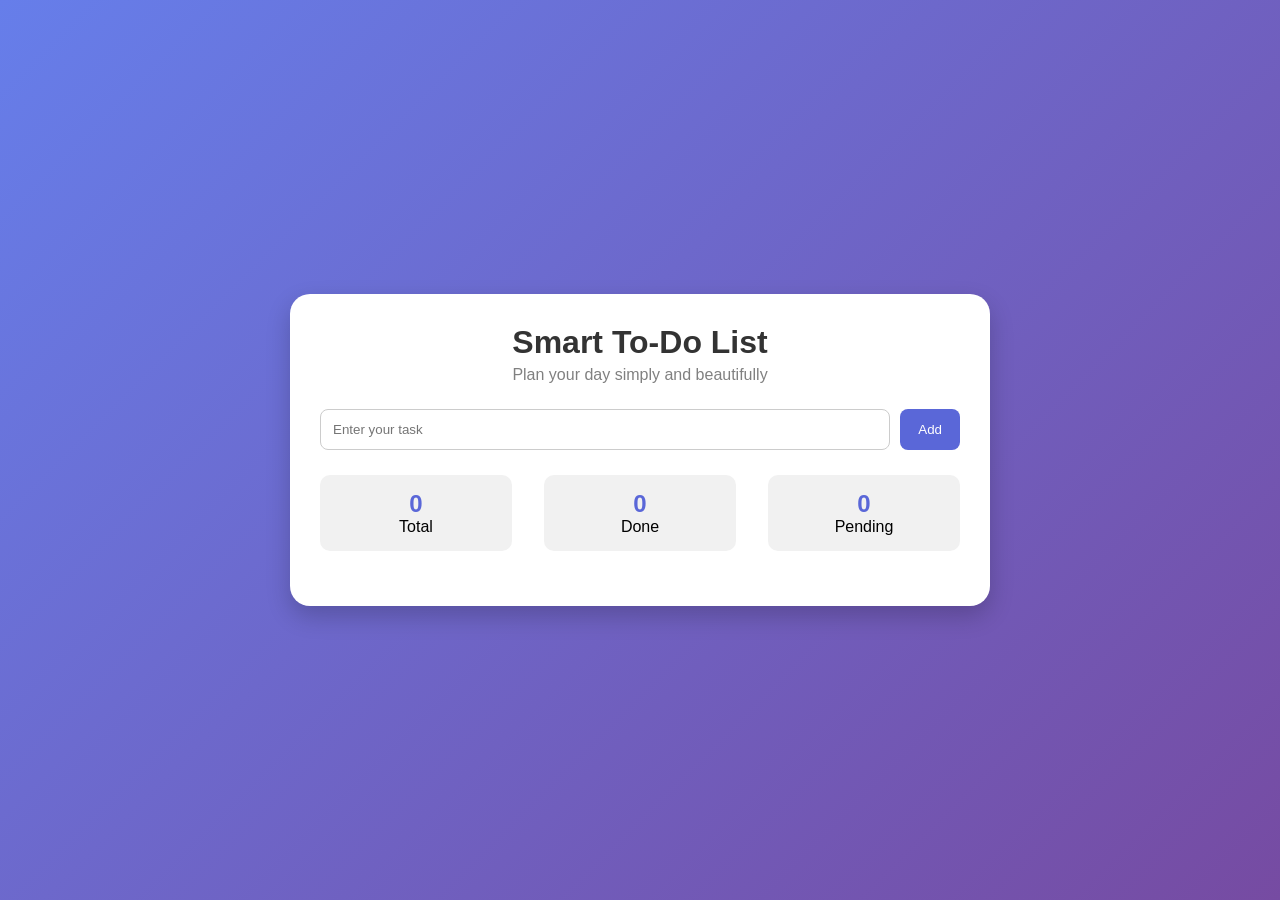
<file: index.html>
<!DOCTYPE html>
<html lang="en">
<head>
    <meta charset="UTF-8">
    <meta name="viewport" content="width=device-width, initial-scale=1.0">
    <title>Smart To-Do List</title>

    <!-- Connect CSS File -->
    <link rel="stylesheet" href="style.css">
</head>
<body>

<div class="container">

    <!-- Top Heading -->
    <h1> Smart To-Do List</h1>
    <p class="subtitle">Plan your day simply and beautifully</p>

    <!-- Input Area -->
    <div class="input-section">
        <input type="text" id="taskInput" placeholder="Enter your task">
        <button onclick="addTask()">Add</button>
    </div>

    <!-- Stats -->
    <div class="stats">
        <div class="box">
            <h2 id="total">0</h2>
            <p>Total</p>
        </div>

        <div class="box">
            <h2 id="done">0</h2>
            <p>Done</p>
        </div>

        <div class="box">
            <h2 id="pending">0</h2>
            <p>Pending</p>
        </div>
    </div>

    <!-- Task List -->
    <ul id="taskList"></ul>

</div>

<!-- Connect JS File -->
<script src="script.js"></script>

</body>
</html>
</file>
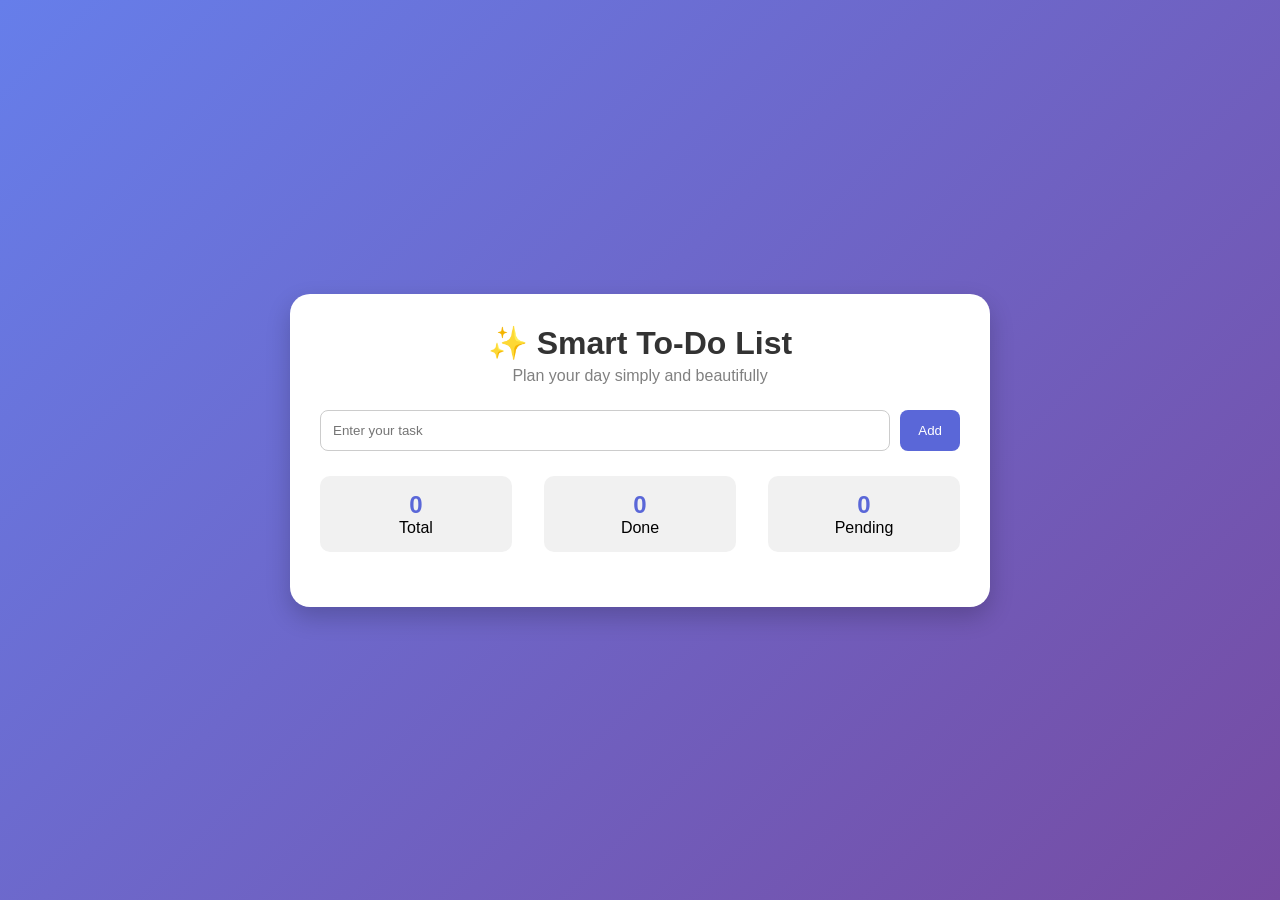
<file: project.html>
<!DOCTYPE html>
<html lang="en">
<head>
    <meta charset="UTF-8">
    <meta name="viewport" content="width=device-width, initial-scale=1.0">
    <title>Smart To-Do List</title>

    <!-- Connect CSS File -->
    <link rel="stylesheet" href="style.css">
</head>
<body>

<div class="container">

    <!-- Top Heading -->
    <h1>✨ Smart To-Do List</h1>
    <p class="subtitle">Plan your day simply and beautifully</p>

    <!-- Input Area -->
    <div class="input-section">
        <input type="text" id="taskInput" placeholder="Enter your task">
        <button onclick="addTask()">Add</button>
    </div>

    <!-- Stats -->
    <div class="stats">
        <div class="box">
            <h2 id="total">0</h2>
            <p>Total</p>
        </div>

        <div class="box">
            <h2 id="done">0</h2>
            <p>Done</p>
        </div>

        <div class="box">
            <h2 id="pending">0</h2>
            <p>Pending</p>
        </div>
    </div>

    <!-- Task List -->
    <ul id="taskList"></ul>

</div>

<!-- Connect JS File -->
<script src="script.js"></script>

</body>
</html>
</file>
<file: style.css>
*{
    margin:0;
    padding:0;
    box-sizing:border-box;
    font-family:Arial, sans-serif;
}

body{
    background:linear-gradient(135deg,#667eea,#764ba2);
    min-height:100vh;
    display:flex;
    justify-content:center;
    align-items:center;
}

.container{
    background:white;
    width:700px;
    padding:30px;
    border-radius:20px;
    box-shadow:0 10px 25px rgba(0,0,0,0.2);
}

h1{
    text-align:center;
    color:#333;
}

.subtitle{
    text-align:center;
    color:gray;
    margin-top:5px;
    margin-bottom:25px;
}

/* Input Area */
.input-section{
    display:flex;
    gap:10px;
}

.input-section input{
    flex:1;
    padding:12px;
    border:1px solid #ccc;
    border-radius:8px;
}

.input-section button{
    background:#5a67d8;
    color:white;
    border:none;
    padding:12px 18px;
    border-radius:8px;
    cursor:pointer;
}

/* Stats */
.stats{
    display:flex;
    justify-content:space-between;
    margin:25px 0;
}

.box{
    background:#f1f1f1;
    width:30%;
    text-align:center;
    padding:15px;
    border-radius:10px;
}

.box h2{
    color:#5a67d8;
}

/* Task List */
#taskList li{
    list-style:none;
    background:#f8f8f8;
    padding:15px;
    margin-bottom:10px;
    border-radius:10px;

    display:flex;
    justify-content:space-between;
    align-items:center;
}

/* Completed Task */
.completed{
    text-decoration:line-through;
    color:gray;
}

/* Buttons */
.buttons button{
    border:none;
    padding:8px 10px;
    margin-left:5px;
    border-radius:6px;
    cursor:pointer;
}

.doneBtn{
    background:green;
    color:white;
}

.deleteBtn{
    background:red;
    color:white;
}
</file>
